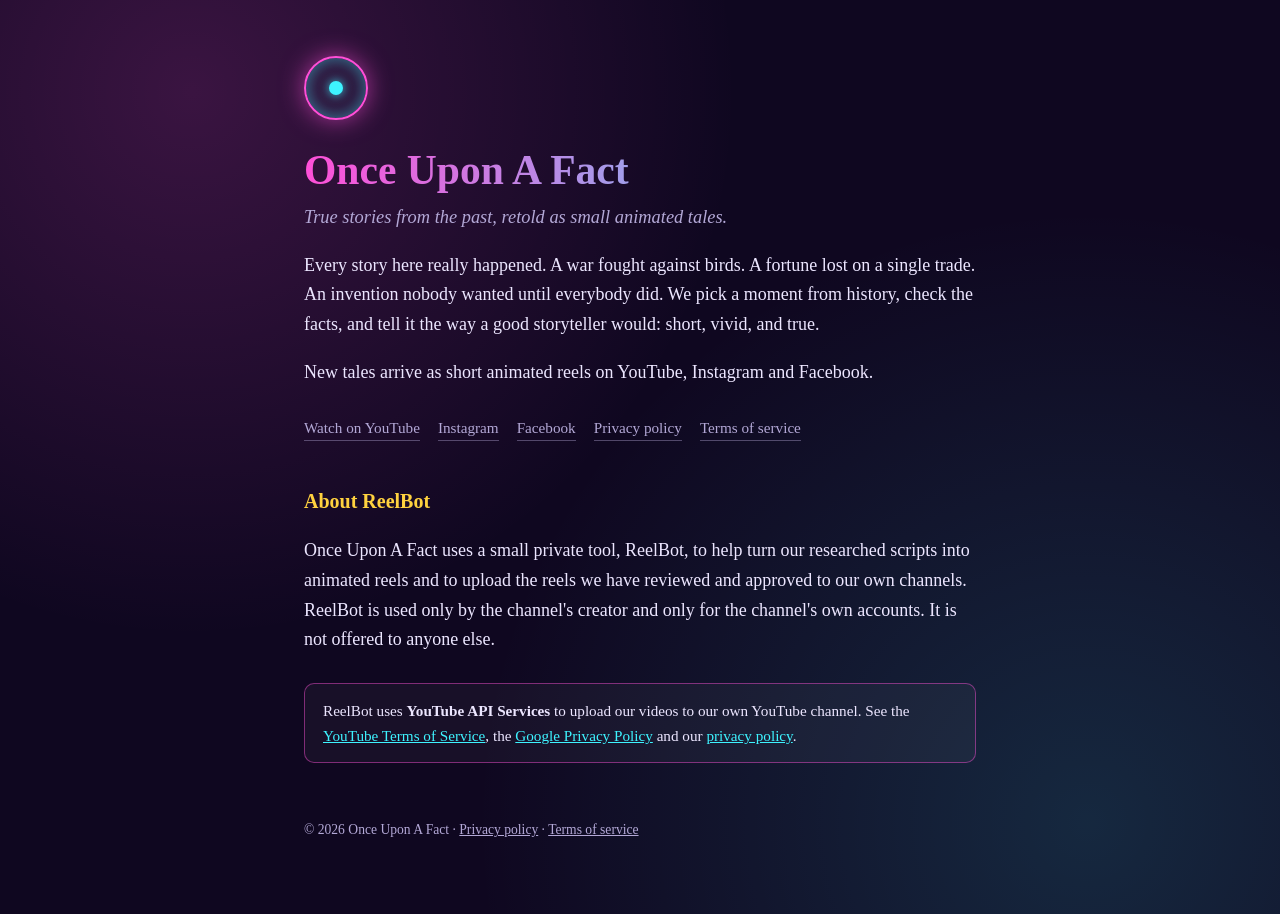
<file: index.html>
<!DOCTYPE html>
<html lang="en">
<head>
<meta charset="utf-8">
<meta name="viewport" content="width=device-width, initial-scale=1">
<title>Once Upon A Fact</title>
<meta name="description" content="True stories from the past, retold as small animated tales.">
<link rel="stylesheet" href="style.css">
</head>
<body>
<main>
  <div class="eye" aria-hidden="true"></div>
  <h1>Once Upon A Fact</h1>
  <p class="tagline">True stories from the past, retold as small animated tales.</p>

  <p>Every story here really happened. A war fought against birds. A fortune lost on a single trade. An invention nobody wanted until everybody did. We pick a moment from history, check the facts, and tell it the way a good storyteller would: short, vivid, and true.</p>

  <p>New tales arrive as short animated reels on YouTube, Instagram and Facebook.</p>

  <nav>
    <a href="https://www.youtube.com/channel/UCBsdCJqikA54wJoYpeuyEow">Watch on YouTube</a>
    <a href="https://www.instagram.com/onceuponafkt/">Instagram</a>
    <a href="https://www.facebook.com/profile.php?id=61596524797355">Facebook</a>
    <a href="privacy.html">Privacy policy</a>
    <a href="terms.html">Terms of service</a>
  </nav>

  <h2>About ReelBot</h2>
  <p>Once Upon A Fact uses a small private tool, ReelBot, to help turn our researched scripts into animated reels and to upload the reels we have reviewed and approved to our own channels. ReelBot is used only by the channel's creator and only for the channel's own accounts. It is not offered to anyone else.</p>

  <p class="yt">ReelBot uses <strong>YouTube API Services</strong> to upload our videos to our own YouTube channel. See the <a href="https://www.youtube.com/t/terms">YouTube Terms of Service</a>, the <a href="https://policies.google.com/privacy">Google Privacy Policy</a> and our <a href="privacy.html">privacy policy</a>.</p>

  <footer>© 2026 Once Upon A Fact · <a href="privacy.html">Privacy policy</a> · <a href="terms.html">Terms of service</a></footer>
</main>
</body>
</html>
</file>
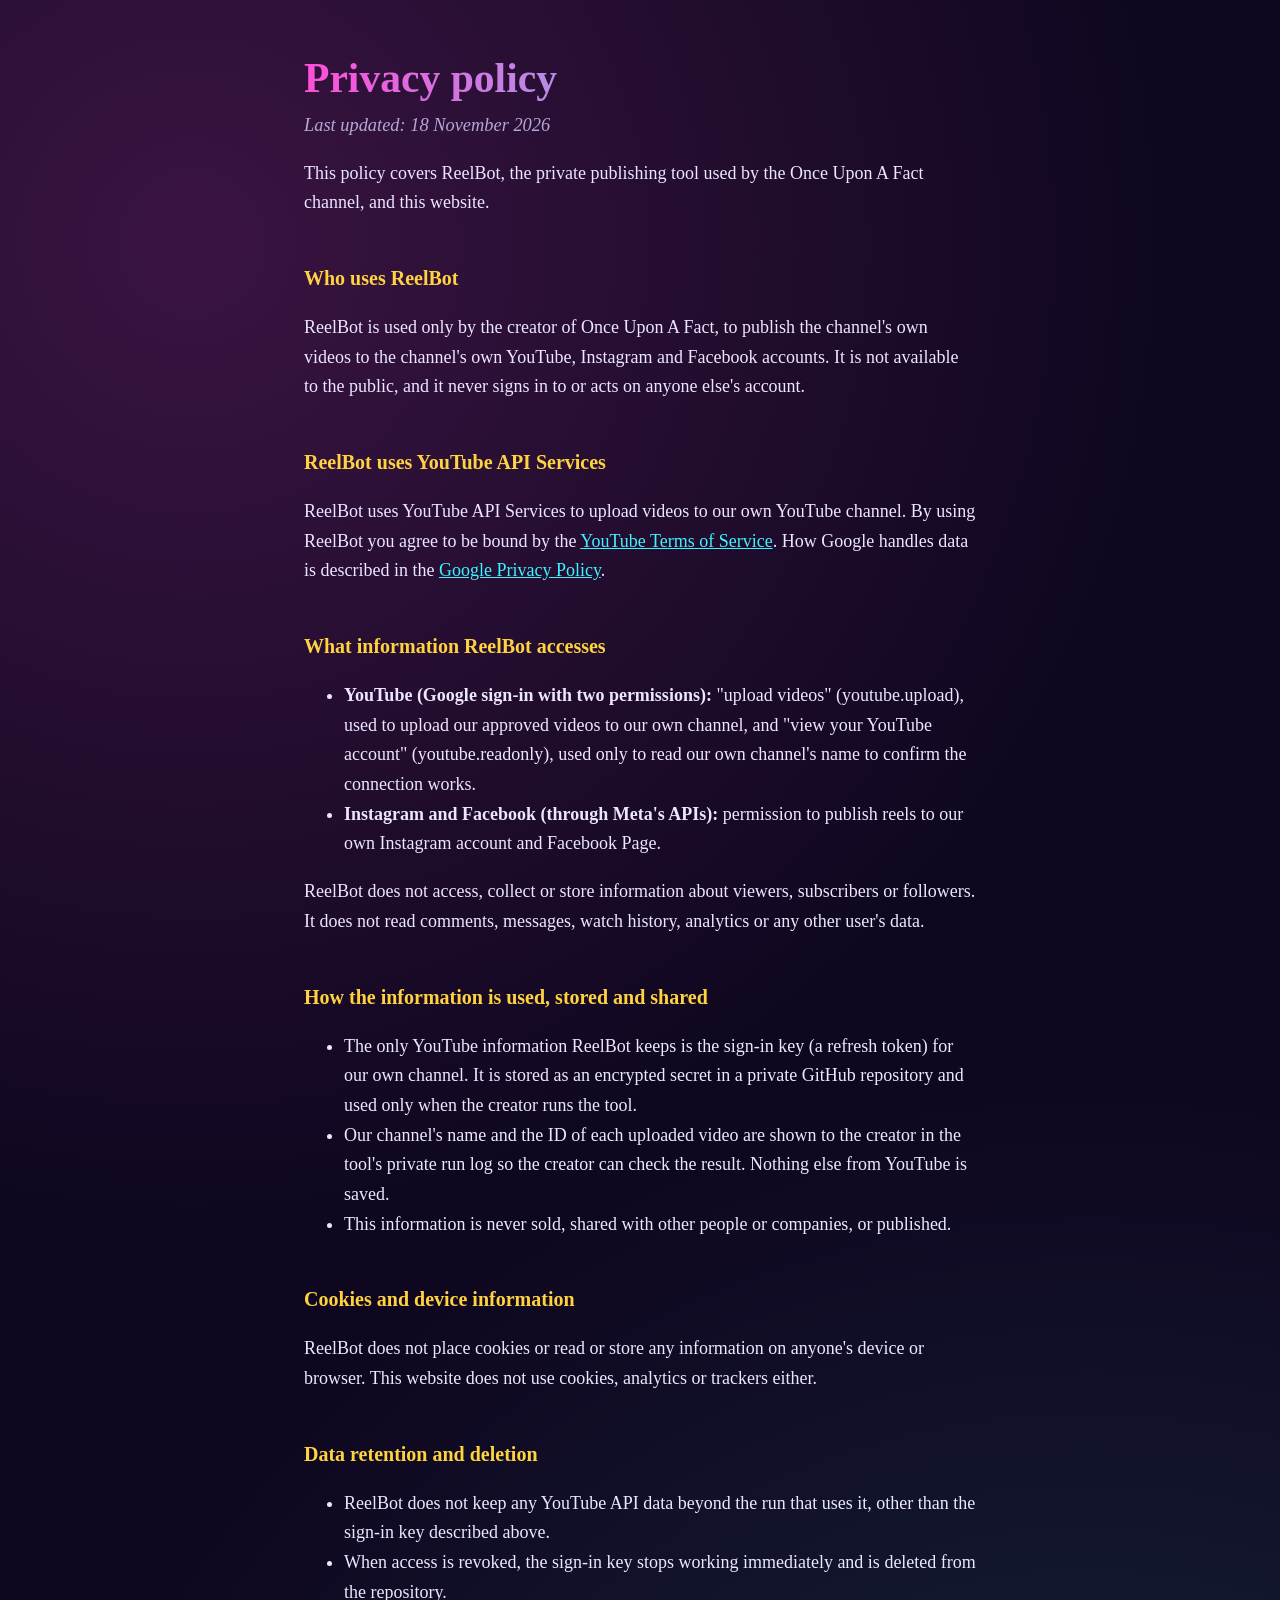
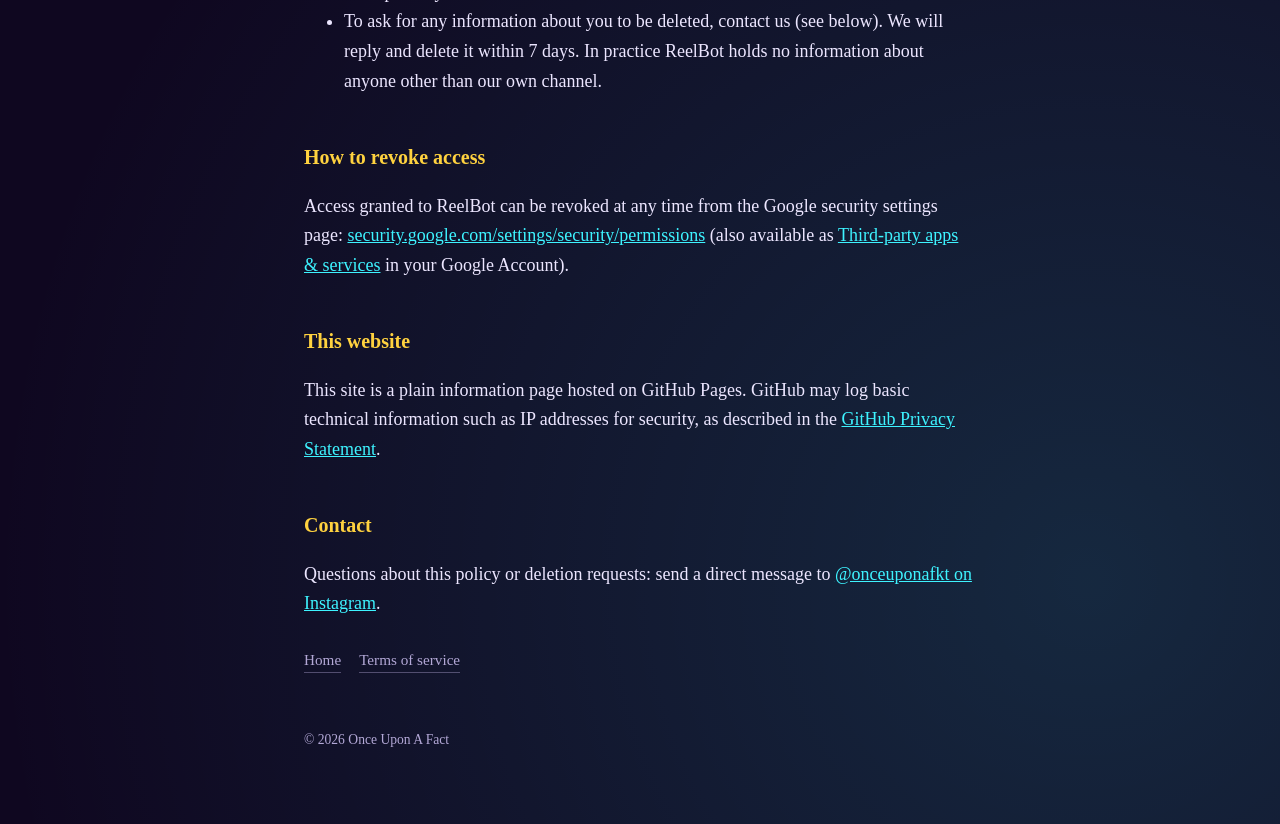
<file: privacy.html>
<!DOCTYPE html>
<html lang="en">
<head>
<meta charset="utf-8">
<meta name="viewport" content="width=device-width, initial-scale=1">
<title>Privacy policy · Once Upon A Fact</title>
<link rel="stylesheet" href="style.css">
</head>
<body>
<main>
  <h1>Privacy policy</h1>
  <p class="tagline">Last updated: 18 November 2026</p>

  <p>This policy covers ReelBot, the private publishing tool used by the Once Upon A Fact channel, and this website.</p>

  <h2>Who uses ReelBot</h2>
  <p>ReelBot is used only by the creator of Once Upon A Fact, to publish the channel's own videos to the channel's own YouTube, Instagram and Facebook accounts. It is not available to the public, and it never signs in to or acts on anyone else's account.</p>

  <h2>ReelBot uses YouTube API Services</h2>
  <p>ReelBot uses YouTube API Services to upload videos to our own YouTube channel. By using ReelBot you agree to be bound by the <a href="https://www.youtube.com/t/terms">YouTube Terms of Service</a>. How Google handles data is described in the <a href="https://policies.google.com/privacy">Google Privacy Policy</a>.</p>

  <h2>What information ReelBot accesses</h2>
  <ul>
    <li><strong>YouTube (Google sign-in with two permissions):</strong> "upload videos" (youtube.upload), used to upload our approved videos to our own channel, and "view your YouTube account" (youtube.readonly), used only to read our own channel's name to confirm the connection works.</li>
    <li><strong>Instagram and Facebook (through Meta's APIs):</strong> permission to publish reels to our own Instagram account and Facebook Page.</li>
  </ul>
  <p>ReelBot does not access, collect or store information about viewers, subscribers or followers. It does not read comments, messages, watch history, analytics or any other user's data.</p>

  <h2>How the information is used, stored and shared</h2>
  <ul>
    <li>The only YouTube information ReelBot keeps is the sign-in key (a refresh token) for our own channel. It is stored as an encrypted secret in a private GitHub repository and used only when the creator runs the tool.</li>
    <li>Our channel's name and the ID of each uploaded video are shown to the creator in the tool's private run log so the creator can check the result. Nothing else from YouTube is saved.</li>
    <li>This information is never sold, shared with other people or companies, or published.</li>
  </ul>

  <h2>Cookies and device information</h2>
  <p>ReelBot does not place cookies or read or store any information on anyone's device or browser. This website does not use cookies, analytics or trackers either.</p>

  <h2>Data retention and deletion</h2>
  <ul>
    <li>ReelBot does not keep any YouTube API data beyond the run that uses it, other than the sign-in key described above.</li>
    <li>When access is revoked, the sign-in key stops working immediately and is deleted from the repository.</li>
    <li>To ask for any information about you to be deleted, contact us (see below). We will reply and delete it within 7 days. In practice ReelBot holds no information about anyone other than our own channel.</li>
  </ul>

  <h2>How to revoke access</h2>
  <p>Access granted to ReelBot can be revoked at any time from the Google security settings page: <a href="https://security.google.com/settings/security/permissions">security.google.com/settings/security/permissions</a> (also available as <a href="https://myaccount.google.com/connections">Third-party apps &amp; services</a> in your Google Account).</p>

  <h2>This website</h2>
  <p>This site is a plain information page hosted on GitHub Pages. GitHub may log basic technical information such as IP addresses for security, as described in the <a href="https://docs.github.com/site-policy/privacy-policies/github-general-privacy-statement">GitHub Privacy Statement</a>.</p>

  <h2>Contact</h2>
  <p>Questions about this policy or deletion requests: send a direct message to <a href="https://www.instagram.com/onceuponafkt/">@onceuponafkt on Instagram</a>.</p>

  <nav><a href="index.html">Home</a><a href="terms.html">Terms of service</a></nav>
  <footer>© 2026 Once Upon A Fact</footer>
</main>
</body>
</html>
</file>
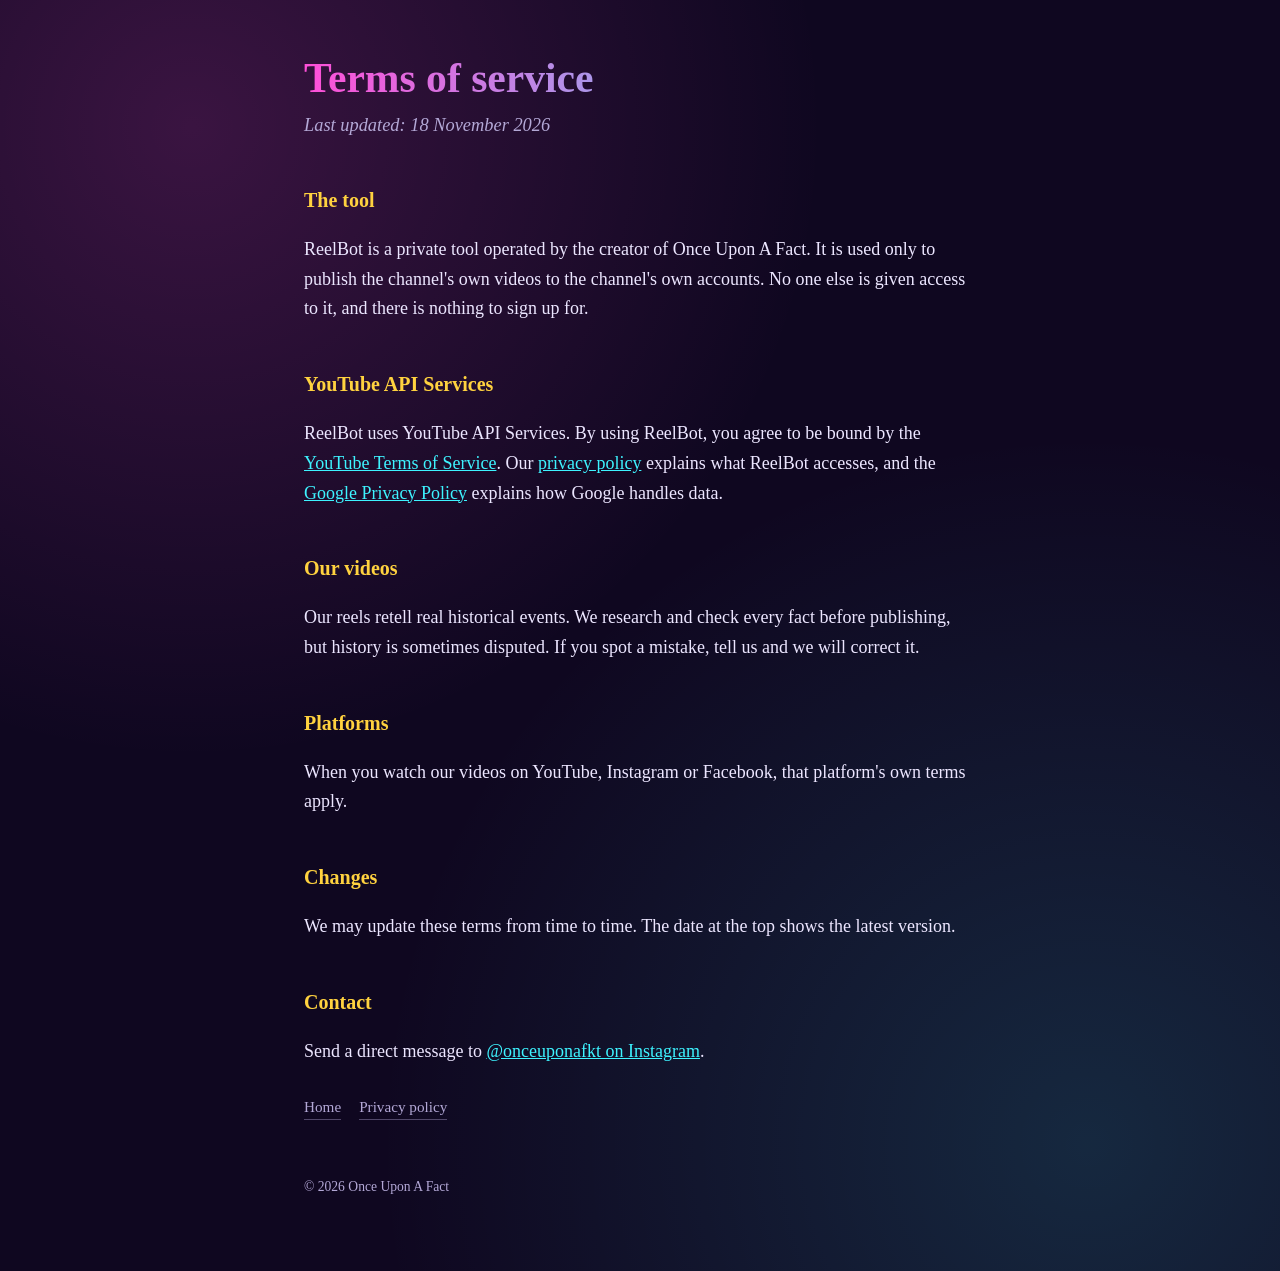
<file: terms.html>
<!DOCTYPE html>
<html lang="en">
<head>
<meta charset="utf-8">
<meta name="viewport" content="width=device-width, initial-scale=1">
<title>Terms of service · Once Upon A Fact</title>
<link rel="stylesheet" href="style.css">
</head>
<body>
<main>
  <h1>Terms of service</h1>
  <p class="tagline">Last updated: 18 November 2026</p>

  <h2>The tool</h2>
  <p>ReelBot is a private tool operated by the creator of Once Upon A Fact. It is used only to publish the channel's own videos to the channel's own accounts. No one else is given access to it, and there is nothing to sign up for.</p>

  <h2>YouTube API Services</h2>
  <p>ReelBot uses YouTube API Services. By using ReelBot, you agree to be bound by the <a href="https://www.youtube.com/t/terms">YouTube Terms of Service</a>. Our <a href="privacy.html">privacy policy</a> explains what ReelBot accesses, and the <a href="https://policies.google.com/privacy">Google Privacy Policy</a> explains how Google handles data.</p>

  <h2>Our videos</h2>
  <p>Our reels retell real historical events. We research and check every fact before publishing, but history is sometimes disputed. If you spot a mistake, tell us and we will correct it.</p>

  <h2>Platforms</h2>
  <p>When you watch our videos on YouTube, Instagram or Facebook, that platform's own terms apply.</p>

  <h2>Changes</h2>
  <p>We may update these terms from time to time. The date at the top shows the latest version.</p>

  <h2>Contact</h2>
  <p>Send a direct message to <a href="https://www.instagram.com/onceuponafkt/">@onceuponafkt on Instagram</a>.</p>

  <nav><a href="index.html">Home</a><a href="privacy.html">Privacy policy</a></nav>
  <footer>© 2026 Once Upon A Fact</footer>
</main>
</body>
</html>
</file>
<file: style.css>
:root {
  --night: #0f0720;
  --ink: #ece6ff;
  --muted: #b3a8d6;
  --magenta: #ff4fd8;
  --cyan: #3ef3ff;
  --gold: #ffd23f;
}
* { box-sizing: border-box; }
body {
  margin: 0;
  min-height: 100vh;
  background:
    radial-gradient(circle at 15% 10%, rgba(255, 79, 216, 0.18), transparent 40%),
    radial-gradient(circle at 85% 90%, rgba(62, 243, 255, 0.14), transparent 45%),
    var(--night);
  color: var(--ink);
  font: 18px/1.65 Georgia, "Iowan Old Style", "Times New Roman", serif;
}
main { max-width: 720px; margin: 0 auto; padding: 56px 24px 72px; }
h1 {
  font-size: 2.6rem;
  line-height: 1.1;
  margin: 0 0 8px;
  background: linear-gradient(90deg, var(--magenta), var(--cyan));
  -webkit-background-clip: text;
  background-clip: text;
  color: transparent;
}
h2 { font-size: 1.25rem; margin: 2.2em 0 0.4em; color: var(--gold); }
p, li { color: var(--ink); }
.tagline { color: var(--muted); font-style: italic; font-size: 1.15rem; margin-top: 0; }
a { color: var(--cyan); }
nav { display: flex; gap: 18px; flex-wrap: wrap; margin: 28px 0 0; font-size: 0.95rem; }
nav a { color: var(--muted); text-decoration: none; border-bottom: 1px solid rgba(179, 168, 214, 0.4); }
nav a:hover { color: var(--cyan); }
.eye {
  width: 64px; height: 64px; border-radius: 50%;
  border: 2px solid var(--magenta);
  box-shadow: 0 0 24px rgba(255, 79, 216, 0.6), inset 0 0 18px rgba(62, 243, 255, 0.5);
  display: grid; place-items: center; margin-bottom: 28px;
}
.eye::after { content: ""; width: 14px; height: 14px; border-radius: 50%; background: var(--cyan); box-shadow: 0 0 12px var(--cyan); }
footer { margin-top: 56px; color: var(--muted); font-size: 0.85rem; }
.yt { margin-top: 28px; padding: 14px 18px; border: 1px solid rgba(255, 79, 216, 0.45); border-radius: 10px; background: rgba(255, 255, 255, 0.04); font-size: 0.95rem; }
footer a { color: var(--muted); }
</file>
